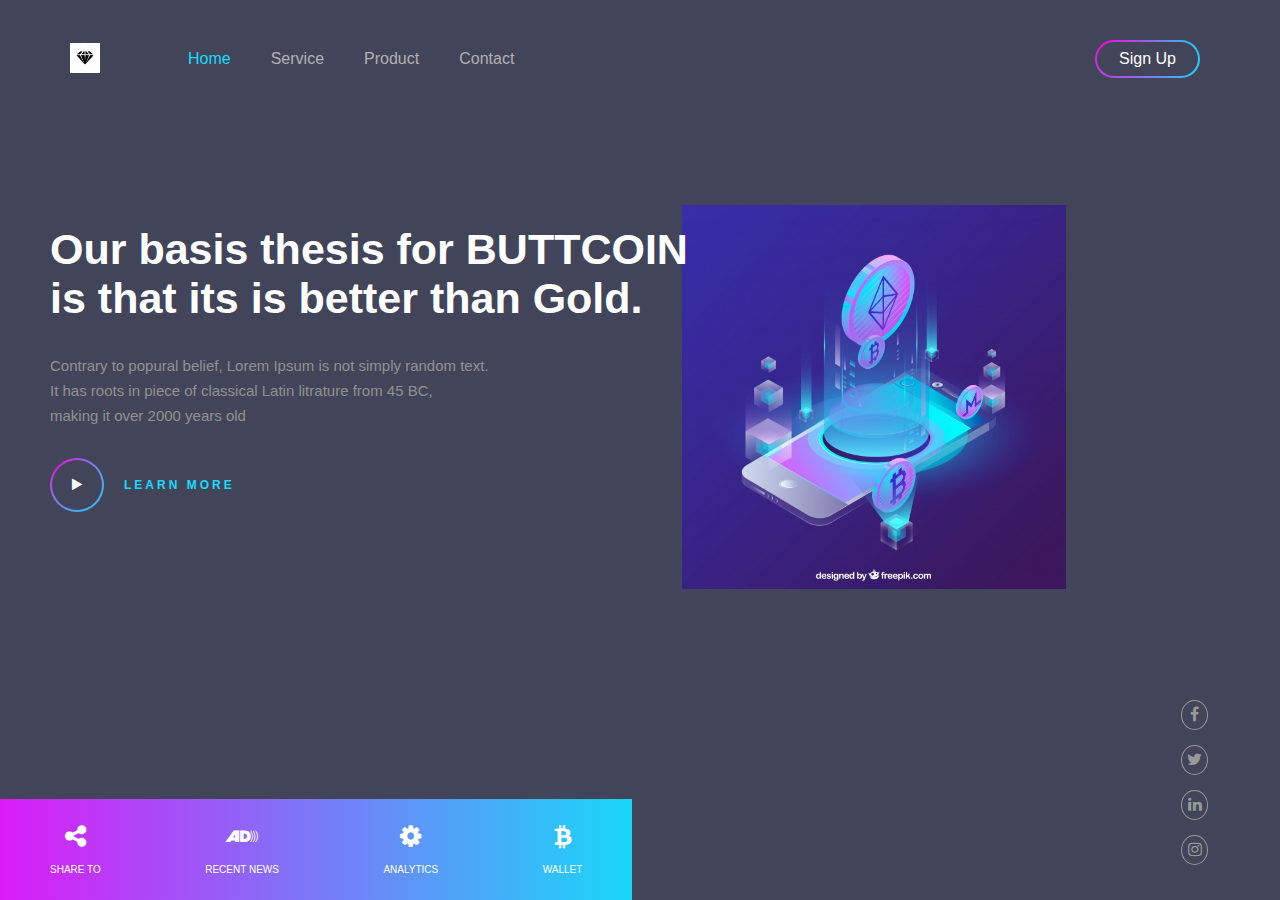
<file: index.html>
<!DOCTYPE html>
<html lang="en">
<head>
    <title>BUTTCOIN</title>
    <link rel="stylesheet" type="text/css" href="./style.css">
        <link rel="stylesheet" type="text/css" href="https://stackpath.bootstrapcdn.com/font-awesome/4.7.0/css/font-awesome.min.css">
</head>
<body>
    <div class="container">
        <div class="menu">
            <ul>
                <li class="logo"><img src="images/diamond logo.png"></li>
                <li class="active">Home</li>  
                <li>Service</li>
                <li>Product</li>
                <li>Contact</li>
                <li><a href="#" class="signup-btn"><span>Sign Up</span></a></li>
            </ul>
        </div>
        <div class="banner">
            <div class="app-text">
                <h1>Our basis thesis for BUTTCOIN<br> is that its is better than Gold.</h1>
                <p>Contrary to popural belief, Lorem Ipsum is not simply random text.<br> It has roots in piece of classical Latin litrature from 45 BC,<br> making it over 2000 years old</p>
                 <div class="play-btn">
                <div class="play-btn-inner"><i class="fa fa-play"></i></div>
                <small><b>LEARN MORE</b></small>
            </div>
            </div>
            <div class="app-picture">
                <img src="images/abtracs.jpeg">
            </div>
        </div>
        <div class="quick-links">
            <ul><li><i class="fa fa-share-alt"></i><p>SHARE TO</p></ul></li>
            <ul><li><i class="fa fa-audio-description"></i><p>RECENT NEWS</p></ul></li>
            <ul><li><i class="fa fa-cog"></i><p>ANALYTICS</p></ul></li>
            <ul><li><i class="fa fa-btc"></i><p>WALLET</p></ul></li>
        </div>
        <div class="social-icons">
            <ul>
                <li><a href=""><i class="fa fa-facebook"></i></a></li>
                <li><a href=""><i class="fa fa-twitter"></i></a></li>
                <li><a href=""><i class="fa fa-linkedin"></i></a></li>
                <li><a href=""><i class="fa fa-instagram"></i></a></li>
            </ul>
        </div>
    </div>








</body>
</html>
</file>
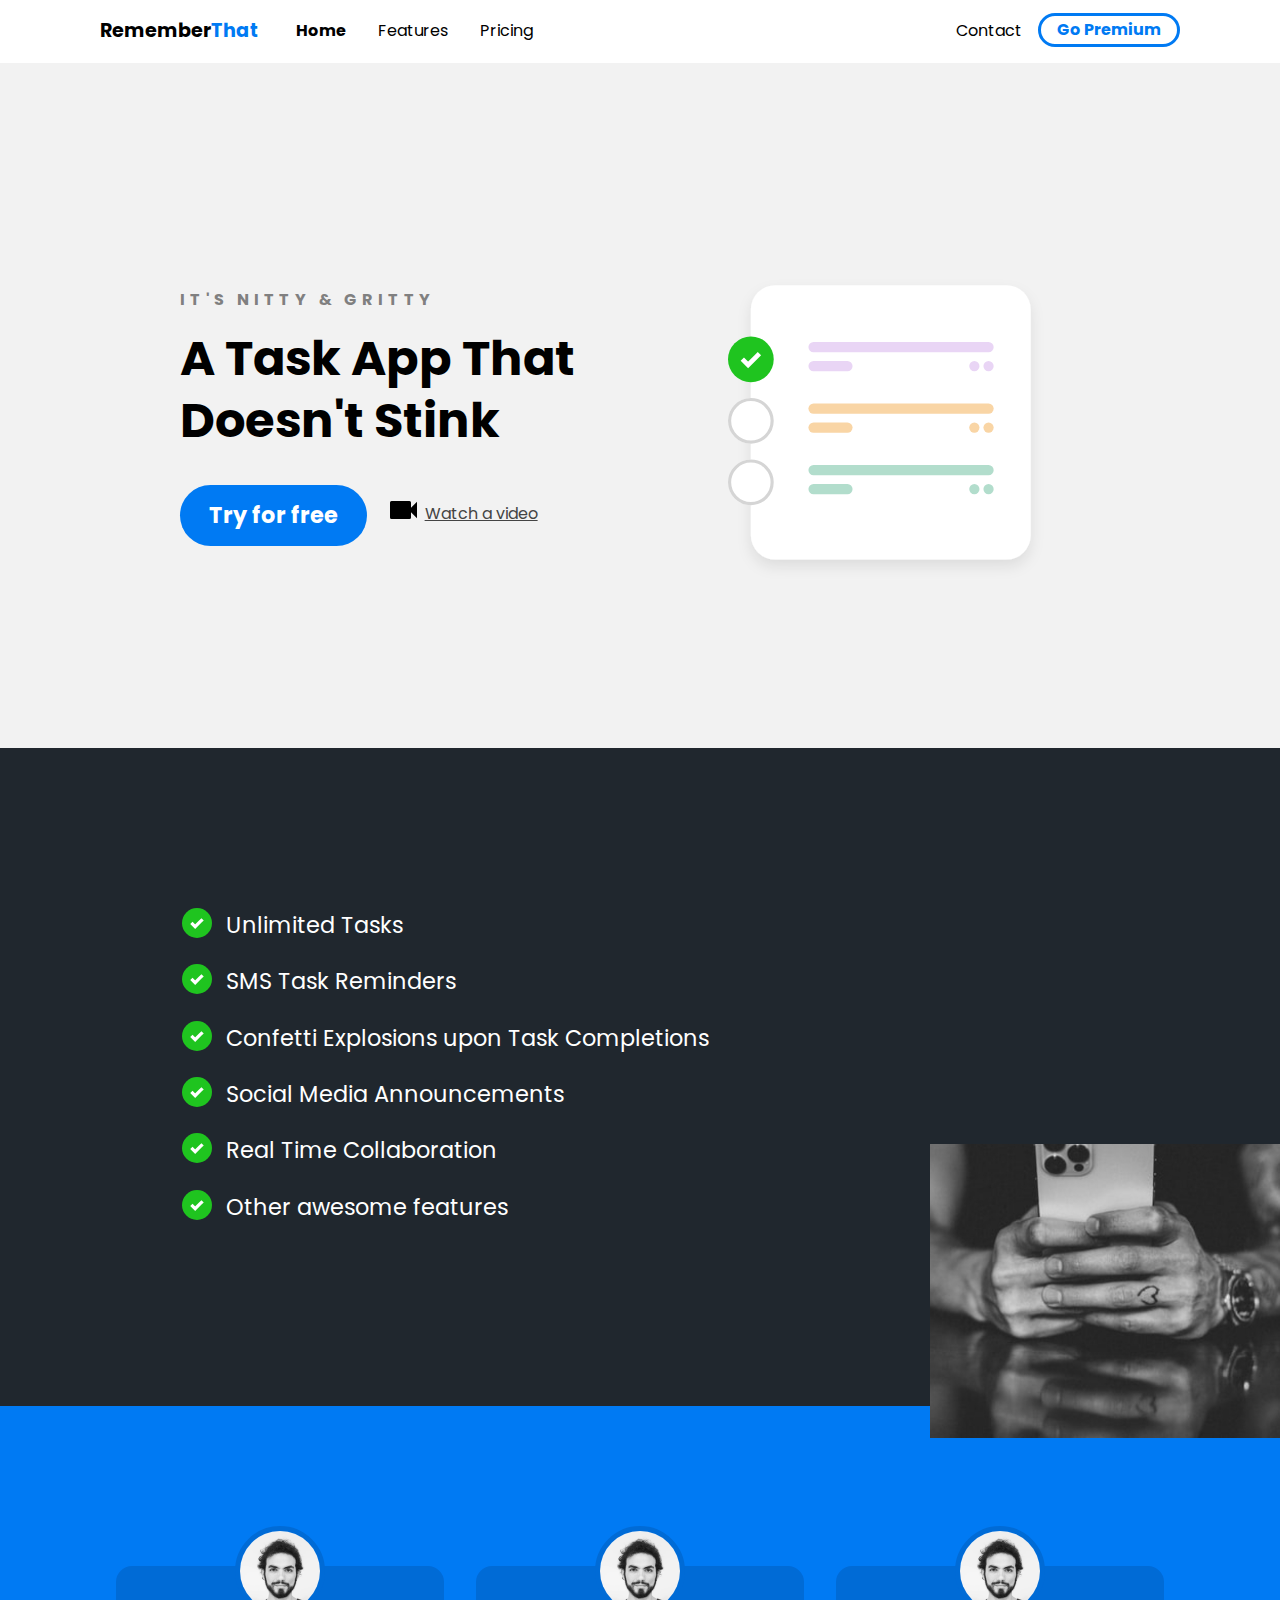
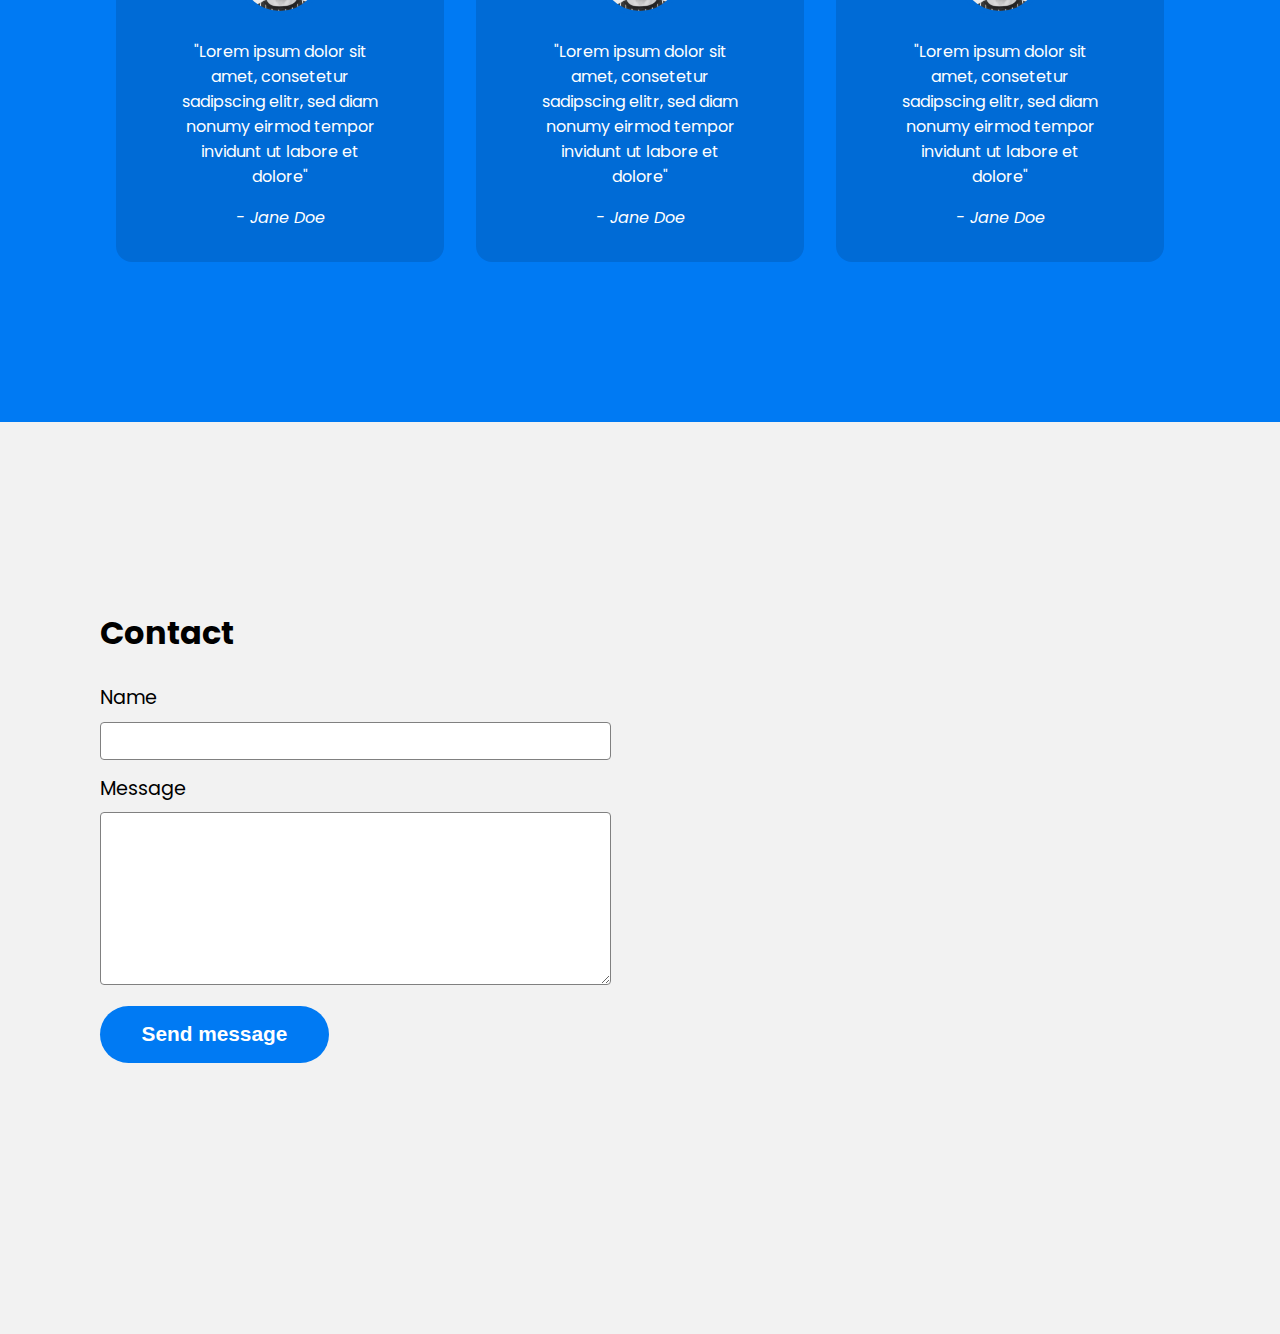
<file: exercise-2/index.html>
<!DOCTYPE html>
<html lang="en">
<head>
    <meta charset="UTF-8">
    <meta name="viewport" content="width=device-width, initial-scale=1.0">
    <title>Exercise-2</title>
    <link rel="stylesheet" href="css/main.css">
</head>
<body>
    <div class="navbar">
        <div class="container">
            <a class="logo" href="#">Remember<span>That</span></a>

            <img id="mobile-cta" class="mobile-menu" src="images/menu.svg" alt="Open Navigation">

            <nav>
                <img id="mobile-exit" class="mobile-menu-exit" src="images/exit.svg" alt="Close Navigation">
                
                <ul class="primary-nav">
                    <li class="current"><a href="#">Home</a></li>
                    <li><a href="#">Features</a></li>
                    <li><a href="#">Pricing</a></li>
                </ul>

                <ul class="secondary-nav">
                    <li><a href="#">Contact</a></li>
                    <li class="go-premium-cta"><a href="#">Go Premium</a></li>
                </ul>
            </nav>
        </div>
    </div>

    <section class="hero">
        <div class="container">
            <div class="left-col">
                <p class="subhead">It's Nitty &amp; Gritty</p>
                <h1>A Task App That Doesn't Stink</h1>

                <div class="hero-cta">
                    <a href="#" class="primary-cta">Try for free</a>
                    <a href="#" class="watch-video-cta">
                        <img src="images/watch.svg" alt="Watch a video">Watch a video
                    </a>
                </div>
            </div>

            <img src="images/illustration.svg" class="hero-img" alt="Illustration">
        </div>
    </section>

    <section class="features-section">
        <div class="container">
            <ul class="features-list">
                <li>Unlimited Tasks</li>
                <li>SMS Task Reminders</li>
                <li>Confetti Explosions upon Task Completions</li>
                <li>Social Media Announcements</li>
                <li>Real Time Collaboration</li>
                <li>Other awesome features</li>
            </ul>

            <img src="images/holding-phone.jpg" alt="Man holding phone">
        </div>
    </section>

    <section class="testimonials-section">
        <div class="container">
            <ul>
                <li>
                    <img src="images/person.jpg" alt="Person">

                    <blockquote>"Lorem ipsum dolor sit amet, consetetur sadipscing elitr, sed diam nonumy eirmod tempor invidunt ut labore et dolore"</blockquote>
                    <cite>- Jane Doe</cite>
                </li>
                <li>
                    <img src="images/person.jpg" alt="Person">

                    <blockquote>"Lorem ipsum dolor sit amet, consetetur sadipscing elitr, sed diam nonumy eirmod tempor invidunt ut labore et dolore"</blockquote>
                    <cite>- Jane Doe</cite>
                </li>
                <li>
                    <img src="images/person.jpg" alt="Person">

                    <blockquote>"Lorem ipsum dolor sit amet, consetetur sadipscing elitr, sed diam nonumy eirmod tempor invidunt ut labore et dolore"</blockquote>
                    <cite>- Jane Doe</cite>
                </li>
            </ul>
        </div>
    </section>

    <section class="contact-section">
        <div class="container">
            <div class="contact-left">
                <h2>Contact</h2>

                <form action="">
                    <label for="name">Name</label>
                    <input type="text" id="name" name="name">

                    <label for="message">Message</label>
                    <textarea name="message" id="message" cols="30" rows="10"></textarea>

                    <input type="submit" class="send-message-cta" value="Send message">
                </form>
            </div>
            <div class="contact-right">
                <iframe src="https://www.google.com/maps/embed?pb=!1m18!1m12!1m3!1d3947.5934600781966!2d124.25732641408989!3d8.343128701652159!2m3!1f0!2f0!3f0!3m2!1i1024!2i768!4f13.1!3m3!1m2!1s0x325571eb855287cf%3A0xf1aafb248df80691!2sLugait%20Municipal%20Hall!5e0!3m2!1sfil!2sph!4v1618302861354!5m2!1sfil!2sph" width="600" height="450" style="border:0;" allowfullscreen="" loading="lazy"></iframe>
            </div>

        </div>
    </section>

    <script>

        const mobileBtn = document.getElementById('mobile-cta')
              nav = document.querySelector('nav')
              mobileBtnExit = document.getElementById('mobile-exit');

        mobileBtn.addEventListener('click', () => {
            nav.classList.add('menu-btn');
        })

        mobileBtnExit.addEventListener('click', () => {
            nav.classList.remove('menu-btn');
        })



    </script>

</body>
</html>
</file>
<file: style.css>
*{
    margin: 0;
    padding: 0%;
    font-family: sans-serif;
}
html, body{
    width: 100%;
    height: 100%;
}

.container{
    width: 100%;
    height: 100%;
    background: #42455a;
}
.menu ul{
    display: inline-flex;
    margin: 50px;
}
.menu ul li{
    list-style: none;
    margin: 0 20px;
    color: #b2b1b1;
    cursor: pointer;
}
.logo img{
    width: 30px;
    margin-top: -7px;
    margin-right: 48px;

}
.active{
    color: #19dafa !important;
}
.signup-btn{
    top: 40px;
    right: 80px;
    position: absolute;
    text-decoration: none;
    color: #fff;
    border: 2px solid transparent;
    border-radius: 20px;
    background-image: linear-gradient(#42455a,#42455a) ,radial-gradient(circle at top left,#fd00da,#19d7f8);
    background-origin: border-box;
    background-clip: content-box, border-box;
}
.signup-btn span{
    display: block;
    padding: 8px 22px;

}
.banner{
    width: 80%;
    height: 70%;
    top: 25%;
    left: 10px;
    position: absolute;
    color: #fff;
} 
.app-text{
    width: 50%;
    float: left;
}  
.app-text h1{
    font-size: 43px;
    width: 640px;
    position: relative;
    margin-left: 40px;
}  
.app-text p{
    width: 650px;
    font-size: 15px;
    margin: 30px 0 30px 40px;
    line-height: 25px;
    color: #919191;
}  
.app-picture{
    width: 50%;
    float: right;
}
.app-picture img{
    width: 75%;
    margin-top: -20px;
    padding-left: 160px;
}
.play-btn{
    margin-left: 40px;
    display: inline-flex;
}
.play-btn-inner{
    height: 50px;
    width: 50px;
    border: 2px solid transparent;
    border-radius: 50%;
    background-image: linear-gradient(#42455a,#42455a) ,radial-gradient(circle at top left,#fd00da,#19d7f8);
    background-origin: border-box;
    background-clip: content-box, border-box;
    text-align: center;
}
.play-btn-inner .fa{
    padding: 18px 0;
    font-size: 13px;
    cursor: pointer;
}
small {
    margin: auto 20px;
    cursor: pointer;
    font-size: 12px;
    color: #19dafa;
    letter-spacing: 3px;
}
.quick-links{
    left: 0;
    bottom: 0;
    position: absolute;
    background: linear-gradient(to right, #db1bf6,#19d7f8);
}
.quick-links ul{
    display: inline-flex;
    margin: 25px auto;
    text-align: center;
}
.quick-links ul li{
    list-style: none;
    margin: 0 50px;
    cursor: pointer;
}
.quick-links ul li .fa{
    font-size: 25px;
    color: #fff;
}
.quick-links ul li p{
    margin-top: 15px;
    font-size: 10px;
    color: #fff;
}
.social-icons{
    right: 72px;
    bottom: 35px;
    position: absolute;
}
.social-icons ul li{
    list-style: none;
    margin-top: 15px;
    text-align: center;
}
.social-icons ul li a{
    color: #999;
    border-radius: 50%;
    border: 1px solid #999;
    padding: 5px;
    display: block;
}
</file>
<file: exercise-2/css/main.css>
@import url("https://fonts.googleapis.com/css2?family=Poppins:wght@400;700&display=swap");
:root {
  --primary-color: #007AF3;
}

body {
  background: #F2F2F2;
  margin: 0;
  font-family: 'Poppins';
}

.navbar {
  background: white;
  padding: 1em;
}

.navbar .logo {
  text-decoration: none;
  font-weight: bold;
  color: black;
  font-size: 1.2em;
}

.navbar .logo span {
  color: var(--primary-color);
}

.navbar nav {
  display: none;
}

.navbar .container {
  display: -webkit-box;
  display: -ms-flexbox;
  display: flex;
  place-content: space-between;
}

.navbar .mobile-menu {
  cursor: pointer;
}

a {
  color: #444444;
}

ul {
  list-style-type: none;
  margin: 0;
  padding: 0;
}

section {
  padding: 5em 2em;
}

.hero {
  text-align: center;
}

.left-col .subhead {
  text-transform: uppercase;
  font-weight: bold;
  color: gray;
  letter-spacing: .3em;
}

.left-col h1 {
  font-size: 2.5em;
  line-height: 1.3em;
  margin-top: .2em;
}

.left-col .primary-cta {
  background: var(--primary-color);
  color: white;
  text-decoration: none;
  padding: .6em 1.3em;
  font-size: 1.4em;
  border-radius: 5em;
  font-weight: bold;
  display: inline-block;
}

.left-col .watch-video-cta {
  display: block;
  margin-top: 1em;
}

.left-col .watch-video-cta img {
  margin-right: .5em;
}

.hero-img {
  width: 70%;
  margin-top: 3em;
}

section.features-section {
  background: #20272E;
  color: white;
}

ul.features-list {
  margin: 0;
  padding-left: .1em;
  display: -ms-grid;
  display: grid;
  -ms-grid-columns: (minmax(19rem, 1fr))[auto-fit];
      grid-template-columns: repeat(auto-fit, minmax(19rem, 1fr));
}

ul.features-list li {
  font-size: 1.1em;
  margin-bottom: 1em;
  margin-left: 2em;
  position: relative;
}

ul.features-list li:before {
  content: '';
  left: -2em;
  position: absolute;
  width: 20px;
  height: 20px;
  background-image: url("../images/bullet.svg");
  background-size: contain;
  margin-right: .5em;
}

.features-section img {
  display: none;
}

.testimonials-section {
  background: var(--primary-color);
  color: white;
}

.testimonials-section li {
  background: #006BD6;
  text-align: center;
  padding: 2em 1em;
  width: 80%;
  margin: 0 auto 5em auto;
  border-radius: 1em;
}

.testimonials-section li img {
  width: 5em;
  height: 5em;
  border: 5px solid #006BD6;
  border-radius: 50%;
  margin-top: -4.5em;
}

h2 {
  font-size: 2em;
}

label {
  display: block;
  font-size: 1.2em;
  margin-bottom: .5em;
}

input, textarea {
  width: 100%;
  padding: .8em;
  margin-bottom: 1em;
  border-radius: .3em;
  border: 1px solid gray;
  -webkit-box-sizing: border-box;
          box-sizing: border-box;
}

input[type="submit"] {
  background-color: var(--primary-color);
  color: white;
  font-weight: bold;
  font-size: 1.3em;
  border: none;
  margin-bottom: 5em;
  border-radius: 5em;
  display: inline-block;
  padding: .8em 2em;
  width: unset;
  cursor: pointer;
}

iframe {
  width: 100%;
  height: 300px;
}

nav.menu-btn {
  display: block;
}

nav {
  position: fixed;
  z-index: 999;
  width: 66%;
  right: 0;
  top: 0;
  background: #20272E;
  height: 100vh;
  padding: 1em;
}

nav ul.primary-nav {
  margin-top: 5em;
}

nav li a {
  color: white;
  text-decoration: none;
  display: block;
  padding: .5em;
  font-size: 1.3em;
  text-align: right;
}

nav li a:hover {
  font-weight: bold;
}

.mobile-menu-exit {
  float: right;
  margin: .5em;
  cursor: pointer;
}

@media only screen and (min-width: 768px) {
  .mobile-menu, .mobile-menu-exit {
    display: none;
  }
  .navbar .container {
    display: -ms-grid;
    display: grid;
    -ms-grid-columns: 180px auto;
        grid-template-columns: 180px auto;
    -webkit-box-pack: unset;
        -ms-flex-pack: unset;
            justify-content: unset;
  }
  .navbar nav {
    display: -webkit-box;
    display: -ms-flexbox;
    display: flex;
    -webkit-box-pack: justify;
        -ms-flex-pack: justify;
            justify-content: space-between;
    background: none;
    position: unset;
    height: auto;
    width: 100%;
    padding: 0;
  }
  .navbar nav ul {
    display: -webkit-box;
    display: -ms-flexbox;
    display: flex;
  }
  .navbar nav a {
    color: black;
    font-size: 1em;
    padding: .1em 1em;
  }
  .navbar nav ul.primary-nav {
    margin: 0;
  }
  .navbar nav li.current a {
    font-weight: bold;
  }
  .navbar nav li.go-premium-cta a {
    color: var(--primary-color);
    border: 3px solid var(--primary-color);
    font-weight: bold;
    border-radius: 5em;
    margin-top: -.2em;
  }
  .navbar nav li.go-premium-cta a:hover {
    background: var(--primary-color);
    color: white;
  }
}

@media only screen and (min-width: 1080px) {
  .container {
    width: 1080px;
    margin: 0 auto;
  }
  section {
    padding: 10em 4em;
  }
  .hero .container {
    display: -webkit-box;
    display: -ms-flexbox;
    display: flex;
    -webkit-box-pack: justify;
        -ms-flex-pack: justify;
            justify-content: space-between;
    text-align: left;
  }
  .hero .container .left-col {
    margin: 3em 3em 0 5em;
  }
  .hero .container .left-col h1 {
    font-size: 3em;
    width: 90%;
  }
  .hero-img {
    width: 30%;
    margin-right: 8em;
  }
  .hero-cta {
    display: -webkit-box;
    display: -ms-flexbox;
    display: flex;
  }
  .primary-cta {
    margin-right: 1em;
  }
  ul.features-list {
    display: block;
    margin-left: 5em;
  }
  ul.features-list li {
    font-size: 1.4em;
  }
  ul.features-list li:before {
    width: 30px;
    height: 30px;
  }
  .features-section {
    position: relative;
  }
  .features-section img {
    display: block;
    position: absolute;
    right: 0;
    width: 350px;
    bottom: -2em;
  }
  .testimonials-section ul {
    display: -webkit-box;
    display: -ms-flexbox;
    display: flex;
  }
  .testimonials-section ul li {
    margin: 0 1em;
  }
  .contact-section {
    position: relative;
  }
  .contact-section .container {
    display: -webkit-box;
    display: -ms-flexbox;
    display: flex;
  }
  .contact-right {
    position: absolute;
    right: 0;
    top: 0;
    width: 45%;
    height: 100%;
  }
  .contact-right iframe {
    height: 100%;
  }
}

@media only screen and (min-width: 1450px) {
  .features-section:before {
    content: '';
    position: absolute;
    width: 10%;
    height: 20em;
    background: var(--primary-color);
    left: 0;
    top: -4em;
  }
  .features-section:after {
    content: '';
    position: absolute;
    width: 200px;
    height: 20em;
    background: url("../images/dots.svg") no-repeat;
    left: 4.5em;
    top: 2em;
  }
}
/*# sourceMappingURL=main.css.map */
</file>
